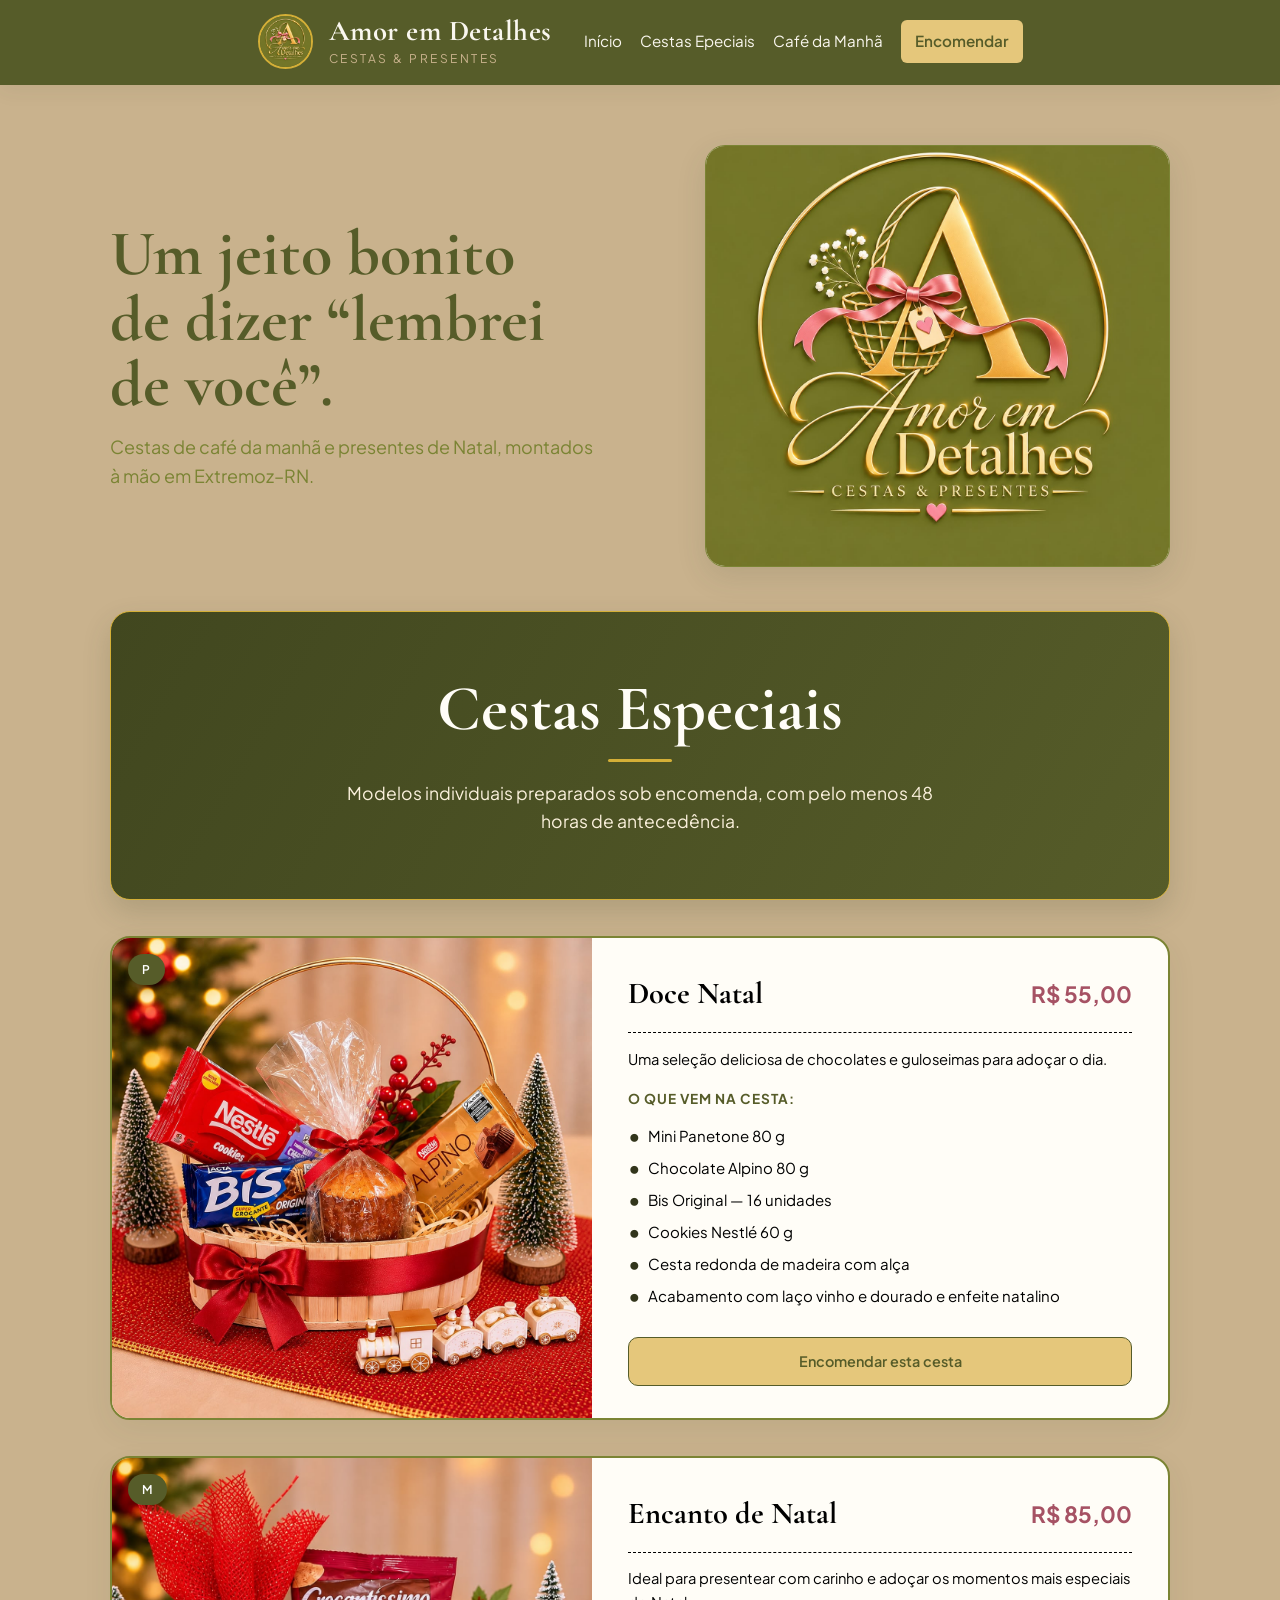
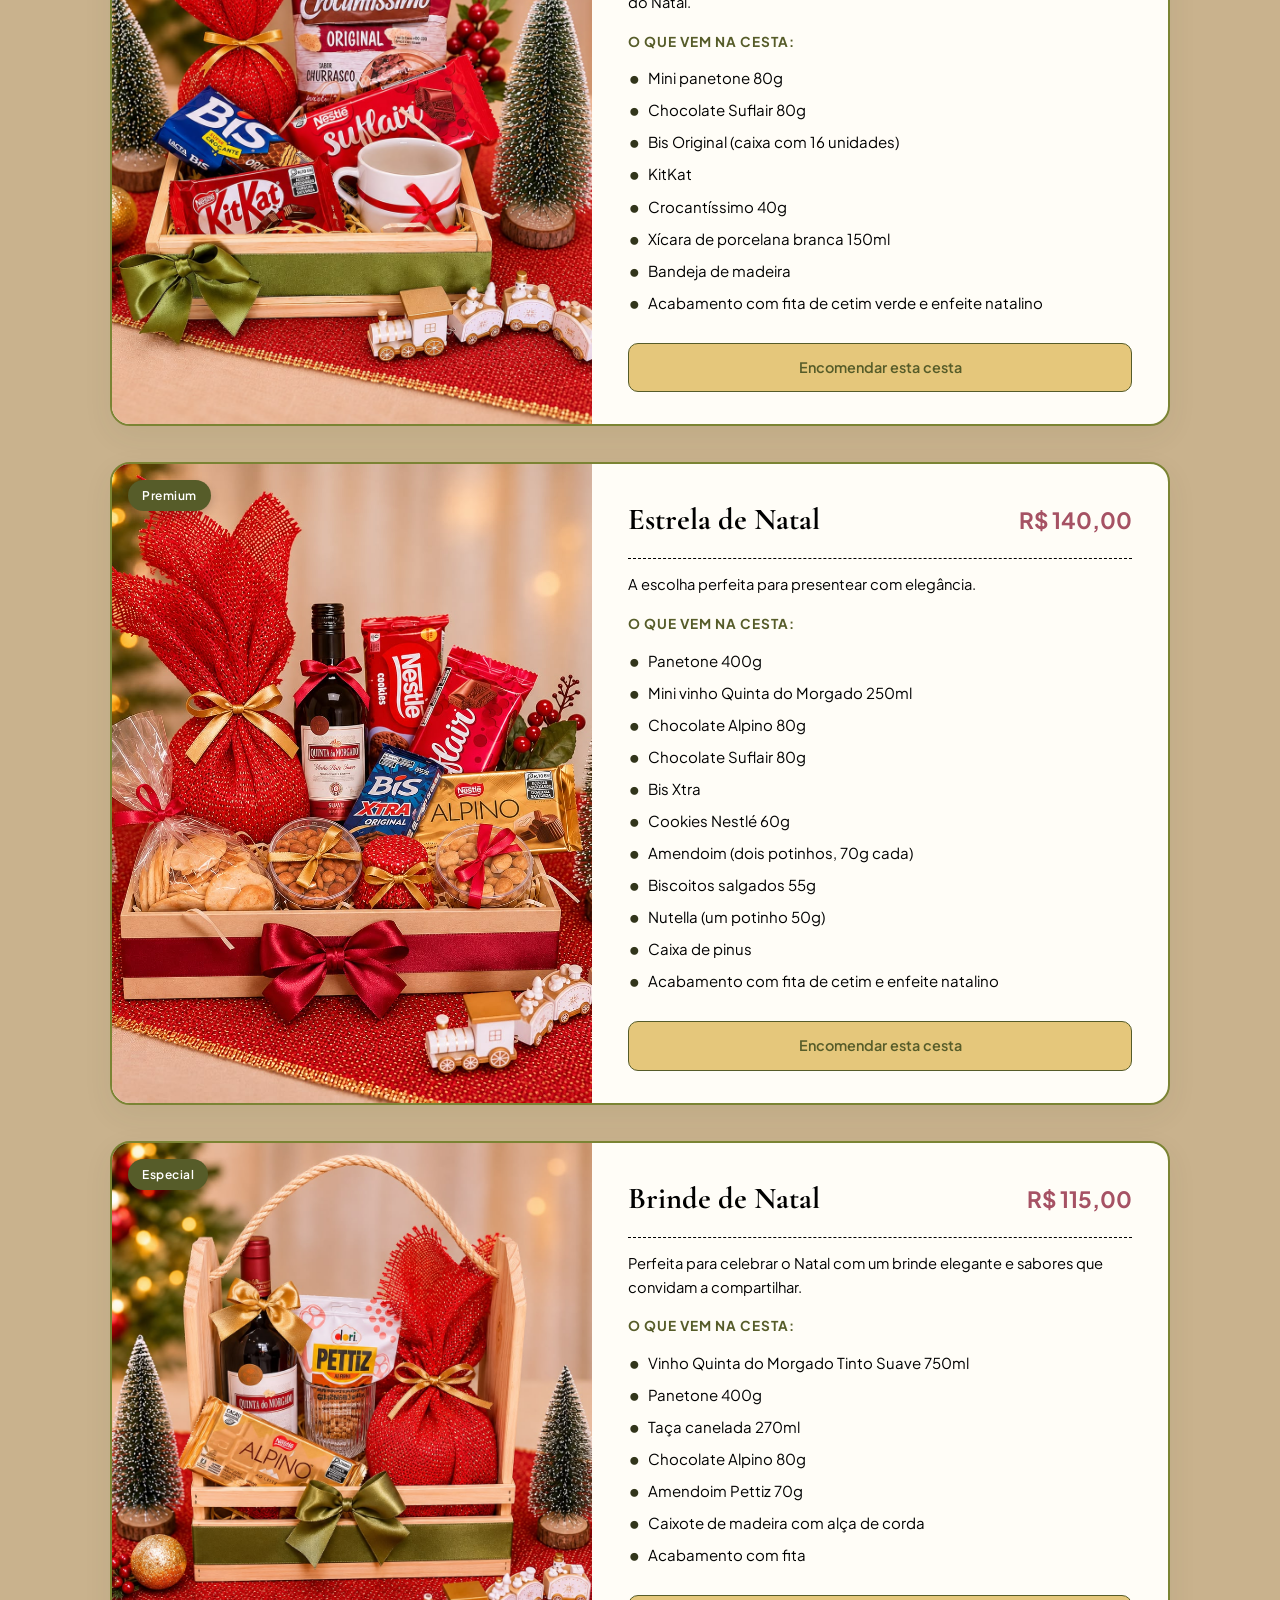
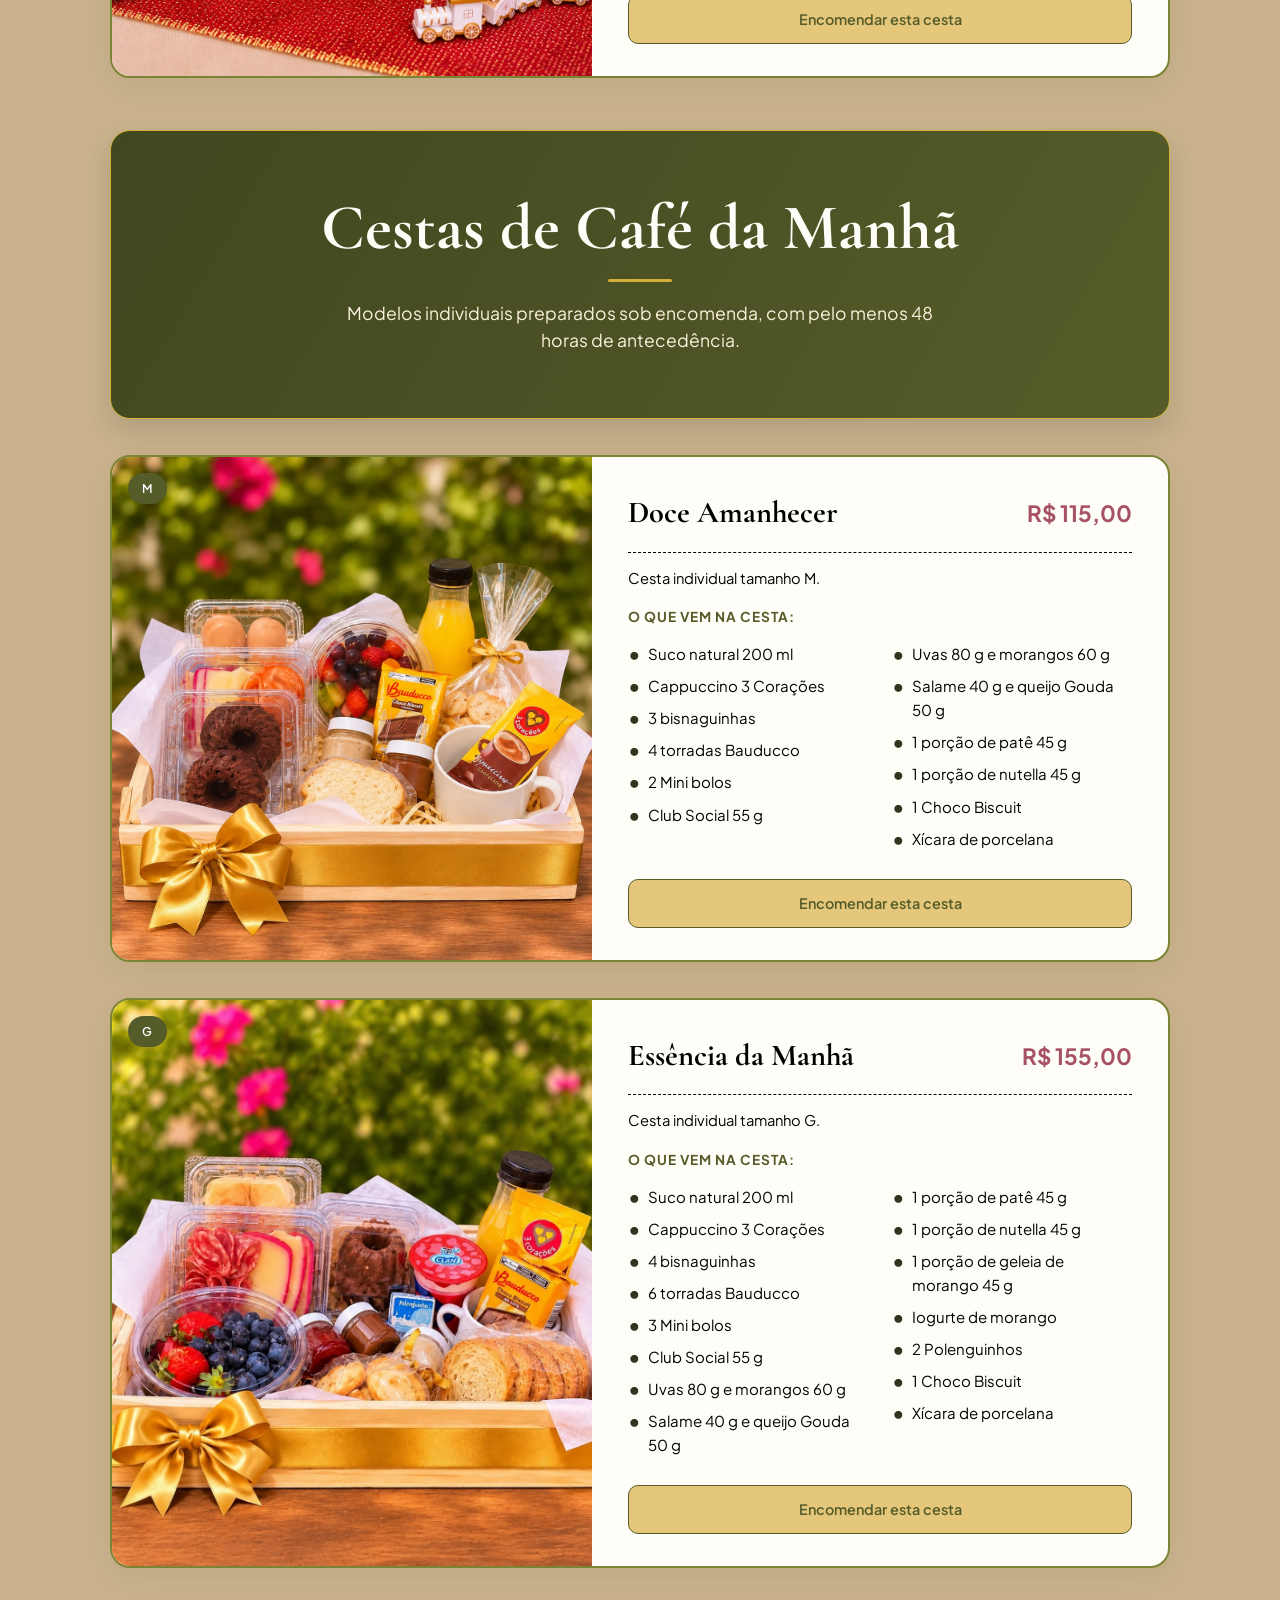
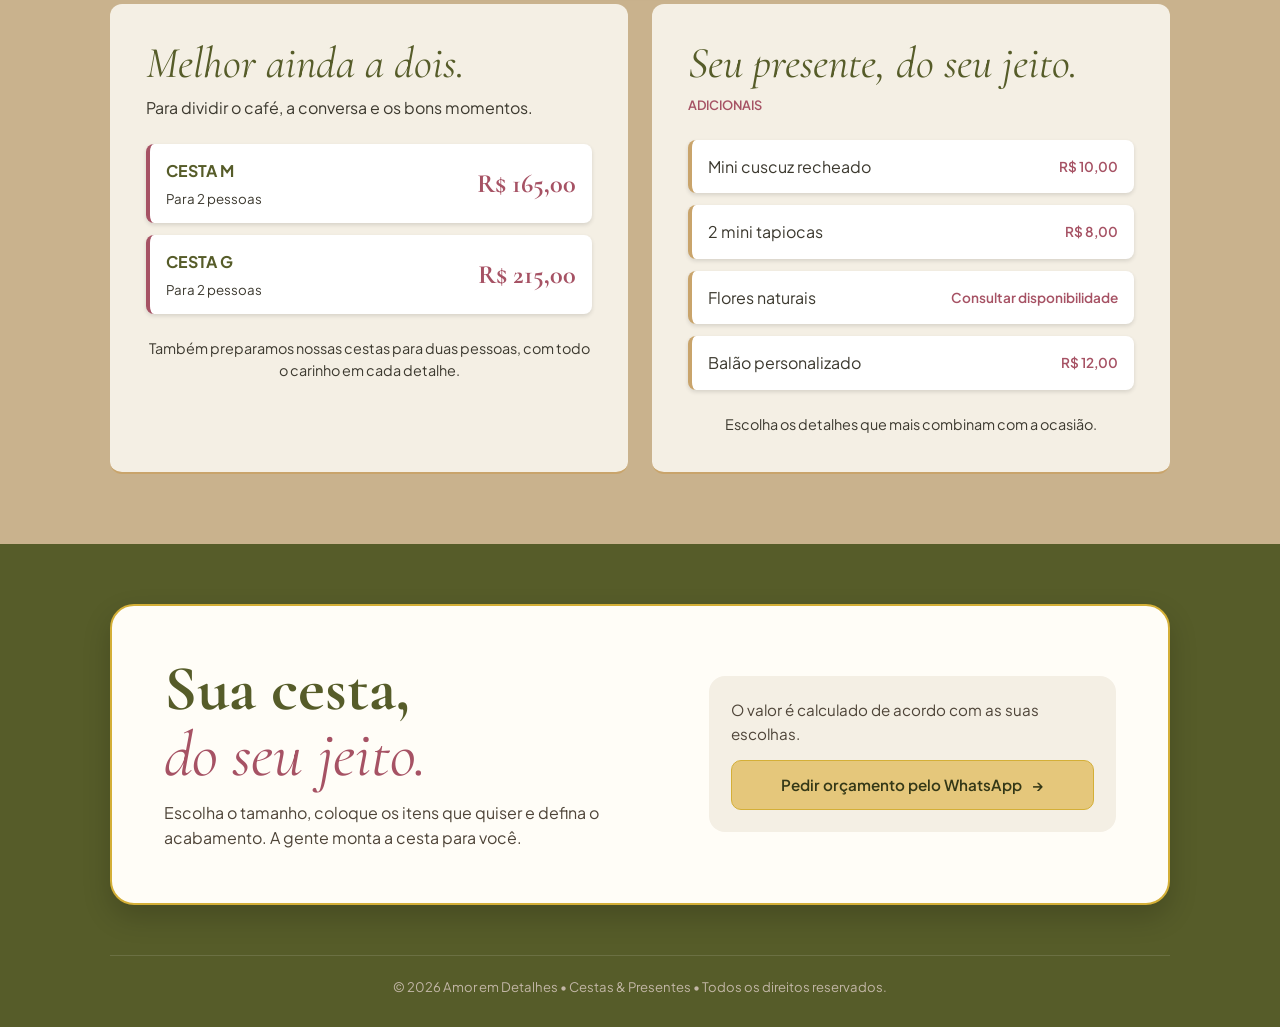
<file: index.html>
<!DOCTYPE html>
<html lang="pt-BR">
<head>
    <meta charset="UTF-8">
    <meta name="viewport" content="width=device-width, initial-scale=1.0">
    <title>Amor em Detalhes | Cestas &amp; Presentes</title>

    <link rel="preconnect" href="https://fonts.googleapis.com">
    <link rel="preconnect" href="https://fonts.gstatic.com" crossorigin>
    <link href="https://fonts.googleapis.com/css2?family=Cormorant+Garamond:ital,wght@0,600;0,700;1,400&amp;family=Plus+Jakarta+Sans:wght@400;500;600&amp;display=swap" rel="stylesheet">
    <link rel="stylesheet" href="style.css">
</head>
<body id="inicio">

    <header class="navbar">
        <div class="logo-container">
            <img src="6de9b532-fd5e-4f4f-a18b-b6a0c747faa9.jpg" alt="Logo Amor em Detalhes" class="logo-img">
            <div class="logo-text">
                <h1>Amor em Detalhes</h1>
                <span>Cestas &amp; Presentes</span>
            </div>
        </div>

        <button class="botao-menu" type="button" aria-expanded="false" aria-controls="menu-principal">
            ☰ Menu
        </button>

        <nav class="menu-principal" id="menu-principal" aria-label="Menu principal">
            <a href="#inicio">Início</a>
            <a href="#cestas-especiais">Cestas Epeciais</a>
            <a href="#cafe-da-manha">Café da Manhã</a>
            <a class="menu-encomendar"
               href="https://wa.me/5584994145129?text=Ol%C3%A1%21%20Vim%20pelo%20site%20e%20gostaria%20de%20fazer%20uma%20encomenda."
               target="_blank" rel="noopener">
                Encomendar
            </a>
        </nav>
    </header>

    <section class="hero hero-boas-vindas" aria-labelledby="titulo-boas-vindas">
        <div class="hero-boas-vindas-texto">
            <h2 id="titulo-boas-vindas">Um jeito bonito de dizer “lembrei de você”.</h2>
            <p>Cestas de café da manhã e presentes de Natal, montados à mão em Extremoz–RN.</p>
        </div>

        <div class="hero-boas-vindas-foto">
            <img src="6de9b532-fd5e-4f4f-a18b-b6a0c747faa9.jpg"
                 alt="Cesta de café da manhã Amanhecer Especial"
                 fetchpriority="high">
        </div>
    </section>

    <main class="menu-container" id="cestas-especiais">
         <div class="secao-carde">
                <h2 id="titulo-cafe">Cestas Especiais</h2>
                <p>Modelos individuais preparados sob encomenda, com pelo menos 48 horas de antecedência.</p>
            </div>
        <article class="cesta-card">
            <div class="cesta-imagem">
                <span class="tag-destaque">P</span>
                <img src="3ef6516d-c6cf-41a7-9ac8-6a4b426ea661.jpg" alt="Doce Natal P">
            </div>
            <div class="cesta-detalhes">
                <div class="cesta-cabecalho">
                    <h3>Doce Natal</h3>
                    <span class="preco">R$ 55,00</span>
                </div>
                <p class="descricao-curta">Uma seleção deliciosa de chocolates e guloseimas para adoçar o dia.</p>

                <h4>O que vem na cesta:</h4>
                <ul class="lista-itens">
                    <li>Mini Panetone 80 g</li>
                    <li>Chocolate Alpino 80 g</li>
                    <li>Bis Original — 16 unidades</li>
                    <li>Cookies Nestlé 60 g</li>
                    <li>Cesta redonda de madeira com alça</li>
                    <li>Acabamento com laço vinho e dourado e enfeite natalino</li>
                </ul>

                <a href="https://wa.me/5584994145129?text=Olá!%20Gostaria%20de%20encomendar%20a%20Cesta%20Doce%20Natal%20(R$%2055,00)."
                   target="_blank" class="btn-pedir-item">
                    Encomendar esta cesta
                </a>
            </div>
        </article>

        <article class="cesta-card">
            <div class="cesta-imagem">
                <span class="tag-destaque">M</span>
                <img src="b0451244-aaea-4594-bbc3-d31e752e36a3.jpg" alt="Encanto de Natal M">
            </div>
            <div class="cesta-detalhes">
                <div class="cesta-cabecalho">
                    <h3>Encanto de Natal</h3>
                    <span class="preco">R$ 85,00</span>
                </div>
                <p class="descricao-curta">Ideal para presentear com carinho e adoçar os momentos mais especiais do Natal.</p>

                <h4>O que vem na cesta:</h4>
                <ul class="lista-itens">
                    <li>Mini panetone 80g</li>
                    <li>Chocolate Suflair 80g</li>
                    <li>Bis Original (caixa com 16 unidades)</li>
                    <li>KitKat</li>
                    <li>Crocantíssimo 40g</li>
                    <li>Xícara de porcelana branca 150ml</li>
                    <li>Bandeja de madeira</li>
                    <li>Acabamento com fita de cetim verde e enfeite natalino</li>
                </ul>

                <a href="https://wa.me/5584994145129?text=Olá!%20Gostaria%20de%20encomendar%20a%20Cesta%20Encanto%20de%20Natal%20(R$%2085,00)."
                   target="_blank" class="btn-pedir-item">
                    Encomendar esta cesta
                </a>
            </div>
        </article>

        <article class="cesta-card">
            <div class="cesta-imagem">
                <span class="tag-destaque">Premium</span>
                <img src="9333b21b-1b96-4edd-b6ab-26656b62881e.jpg" alt="Estrela de Natal Premium">
            </div>
            <div class="cesta-detalhes">
                <div class="cesta-cabecalho">
                    <h3>Estrela de Natal</h3>
                    <span class="preco">R$ 140,00</span>
                </div>
                <p class="descricao-curta">A escolha perfeita para presentear com elegância.</p>

                <h4>O que vem na cesta:</h4>
                <ul class="lista-itens">
                    <li>Panetone 400g</li>
                    <li>Mini vinho Quinta do Morgado 250ml</li>
                    <li>Chocolate Alpino 80g</li>
                    <li>Chocolate Suflair 80g</li>
                    <li>Bis Xtra</li>
                    <li>Cookies Nestlé 60g</li>
                    <li>Amendoim (dois potinhos, 70g cada)</li>
                    <li>Biscoitos salgados 55g</li>
                    <li>Nutella (um potinho 50g)</li>
                    <li>Caixa de pinus</li>
                    <li>Acabamento com fita de cetim e enfeite natalino</li>
                </ul>

                <a href="https://wa.me/5584994145129?text=Olá!%20Gostaria%20de%20encomendar%20a%20Cesta%20Estrela%20de%20Natal%20(R$%20140,00)."
                   target="_blank" class="btn-pedir-item">
                    Encomendar esta cesta
                </a>
            </div>
        </article>

        <article class="cesta-card">
            <div class="cesta-imagem">
                <span class="tag-destaque">Especial</span>
                <img src="112002a8-545e-4868-8a67-8de2a1936d67.jpg" alt="Brinde de Natal Especial">
            </div>
            <div class="cesta-detalhes">
                <div class="cesta-cabecalho">
                    <h3>Brinde de Natal</h3>
                    <span class="preco">R$ 115,00</span>
                </div>
                <p class="descricao-curta">Perfeita para celebrar o Natal com um brinde elegante e sabores que convidam a compartilhar.</p>

                <h4>O que vem na cesta:</h4>
                <ul class="lista-itens">
                    <li>Vinho Quinta do Morgado Tinto Suave 750ml</li>
                    <li>Panetone 400g</li>
                    <li>Taça canelada 270ml</li>
                    <li>Chocolate Alpino 80g</li>
                    <li>Amendoim Pettiz 70g</li>
                    <li>Caixote de madeira com alça de corda</li>
                    <li>Acabamento com fita</li>
                </ul>

                <a href="https://wa.me/5584994145129?text=Olá!%20Gostaria%20de%20encomendar%20a%20Cesta%20Brinde%20de%20Natal%20(R$%20115,00)."
                   target="_blank" class="btn-pedir-item">
                    Encomendar esta cesta
                </a>
            </div>
        </article>

        <section class="secao-cafe" id="cafe-da-manha" aria-labelledby="titulo-cafe">
            <div class="secao-carde">
                <h2 id="titulo-cafe">Cestas de Café da Manhã</h2>
                <p>Modelos individuais preparados sob encomenda, com pelo menos 48 horas de antecedência.</p>
            </div>

            <article class="cesta-card cesta-cafe">
                <div class="cesta-imagem">
                    <span class="tag-destaque">M</span>
                    <img src="400fbd34-d7a7-4296-afe8-590afd827889.jpg" alt="Cesta de Café da Manhã Doce Amanhecer">
                </div>
                <div class="cesta-detalhes">
                    <div class="cesta-cabecalho">
                        <h3>Doce Amanhecer</h3>
                        <span class="preco">R$ 115,00</span>
                    </div>
                    <p class="descricao-curta">Cesta individual tamanho M.</p>

                    <h4>O que vem na cesta:</h4>
                    <ul class="lista-itens">
                        <li>Suco natural 200 ml</li>
                        <li>Cappuccino 3 Corações</li>
                        <li>3 bisnaguinhas</li>
                        <li>4 torradas Bauducco</li>
                        <li>2 Mini bolos</li>
                        <li>Club Social 55 g</li>
                        <li>Uvas 80 g e morangos 60 g</li>
                        <li>Salame 40 g e queijo Gouda 50 g</li>
                        <li>1 porção de patê 45 g</li>
                        <li>1 porção de nutella 45 g</li>
                        <li>1 Choco Biscuit</li>
                        <li>Xícara de porcelana</li>
                    </ul>

                    <a href="https://wa.me/5584994145129?text=Ol%C3%A1%21%20Gostaria%20de%20encomendar%20a%20cesta%20Doce%20de%20Amanhecer."
                       target="_blank" rel="noopener" class="btn-pedir-item">
                        Encomendar esta cesta
                    </a>
                </div>
            </article>

            <article class="cesta-card cesta-cafe">
                <div class="cesta-imagem">
                    <span class="tag-destaque">G</span>
                    <img src="1ccdd0d1-8d8e-4d08-97f9-a6eedf6eb013.jpg" alt="Cesta de Café da Manhã Essência da Manhã">
                </div>
                <div class="cesta-detalhes">
                    <div class="cesta-cabecalho">
                        <h3>Essência da Manhã</h3>
                        <span class="preco">R$ 155,00</span>
                    </div>
                    <p class="descricao-curta">Cesta individual tamanho G.</p>

                    <h4>O que vem na cesta:</h4>
                    <ul class="lista-itens">
                        <li>Suco natural 200 ml</li>
                        <li>Cappuccino 3 Corações</li>
                        <li>4 bisnaguinhas</li>
                        <li>6 torradas Bauducco</li>
                        <li>3 Mini bolos</li>
                        <li>Club Social 55 g</li>
                        <li>Uvas 80 g e morangos 60 g</li>
                        <li>Salame 40 g e queijo Gouda 50 g</li>
                        <li>1 porção de patê 45 g</li>
                        <li>1 porção de nutella 45 g</li>
                        <li>1 porção de geleia de morango 45 g</li>
                        <li>Iogurte de morango</li>
                        <li>2 Polenguinhos</li>
                        <li>1 Choco Biscuit</li>
                        <li>Xícara de porcelana</li>
                    </ul>

                    <a href="https://wa.me/5584994145129?text=Olá!%20Gostaria%20de%20encomendar%20a%20Cesta%20Essência%20da%20Manhã."
                       target="_blank" rel="noopener" class="btn-pedir-item">
                        Encomendar esta cesta
                    </a>
                </div>
            </article>

            <div class="cafe-opcoes">
                <section class="cafe-opcoes-painel" aria-labelledby="titulo-cafe-a-dois">
                    <h3 id="titulo-cafe-a-dois">Melhor ainda a dois.</h3>
                    <p>Para dividir o café, a conversa e os bons momentos.</p>

                    <ul class="cafe-opcoes-lista cafe-opcoes-lista--dupla">
                        <li>
                            <span>
                                <strong>Cesta M</strong>
                                <small>Para 2 pessoas</small>
                            </span>
                            <span class="cafe-opcoes-valor">R$ 165,00</span>
                        </li>
                        <li>
                            <span>
                                <strong>Cesta G</strong>
                                <small>Para 2 pessoas</small>
                            </span>
                            <span class="cafe-opcoes-valor">R$ 215,00</span>
                        </li>
                    </ul>

                    <p class="cafe-opcoes-nota">
                        Também preparamos nossas cestas para duas pessoas,
                        com todo o carinho em cada detalhe.
                    </p>
                </section>

                <section class="cafe-opcoes-painel" aria-labelledby="titulo-cafe-adicionais">
                    <h3 id="titulo-cafe-adicionais">Seu presente, do seu jeito.</h3>
                    <p class="cafe-opcoes-subtitulo">Adicionais</p>

                    <ul class="cafe-opcoes-lista cafe-opcoes-lista--adicionais">
                        <li>
                            <span>Mini cuscuz recheado</span>
                            <span class="cafe-opcoes-valor">R$ 10,00</span>
                        </li>
                        <li>
                            <span>2 mini tapiocas</span>
                            <span class="cafe-opcoes-valor">R$ 8,00</span>
                        </li>
                        <li>
                            <span>Flores naturais</span>
                            <span class="cafe-opcoes-valor">Consultar disponibilidade</span>
                        </li>
                        <li>
                            <span>Balão personalizado</span>
                            <span class="cafe-opcoes-valor">R$ 12,00</span>
                        </li>
                    </ul>

                    <p class="cafe-opcoes-nota">
                        Escolha os detalhes que mais combinam com a ocasião.
                    </p>
                </section>
            </div>
        </section>
    </main>

    <footer class="rodape-whatsapp">
        <div class="rodape-conteudo">
            <section class="rodape-personalizar" aria-labelledby="titulo-personalizar">
                <div class="rodape-personalizar-texto">
                    <h2 id="titulo-personalizar">
                        Sua cesta, <em>do seu jeito.</em>
                    </h2>

                    <p>
                        Escolha o tamanho, coloque os itens que quiser e defina o acabamento.
                        A gente monta a cesta para você.
                    </p>
                </div>

                <div class="rodape-personalizar-acao">
                    <p>O valor é calculado de acordo com as suas escolhas.</p>

                    <a class="btn-orcamento"
                       href="https://wa.me/5584994145129?text=Ol%C3%A1%21%20Gostaria%20de%20montar%20uma%20cesta%20personalizada%20e%20pedir%20um%20or%C3%A7amento."
                       target="_blank" rel="noopener">
                        Pedir orçamento pelo WhatsApp
                        <span aria-hidden="true">→</span>
                    </a>
                </div>
            </section>

            <div class="copyright">
                &copy; 2026 Amor em Detalhes • Cestas &amp; Presentes • Todos os direitos reservados.
            </div>
        </div>
    </footer>

    <script>
        const botaoMenu = document.querySelector('.botao-menu');
        const menuPrincipal = document.getElementById('menu-principal');

        botaoMenu.addEventListener('click', () => {
            const menuAberto = botaoMenu.getAttribute('aria-expanded') === 'true';
            botaoMenu.setAttribute('aria-expanded', String(!menuAberto));
        });

        menuPrincipal.addEventListener('click', (evento) => {
            if (evento.target.closest('a')) {
                botaoMenu.setAttribute('aria-expanded', 'false');
            }
        });
    </script>

</body>
</html>
</file>
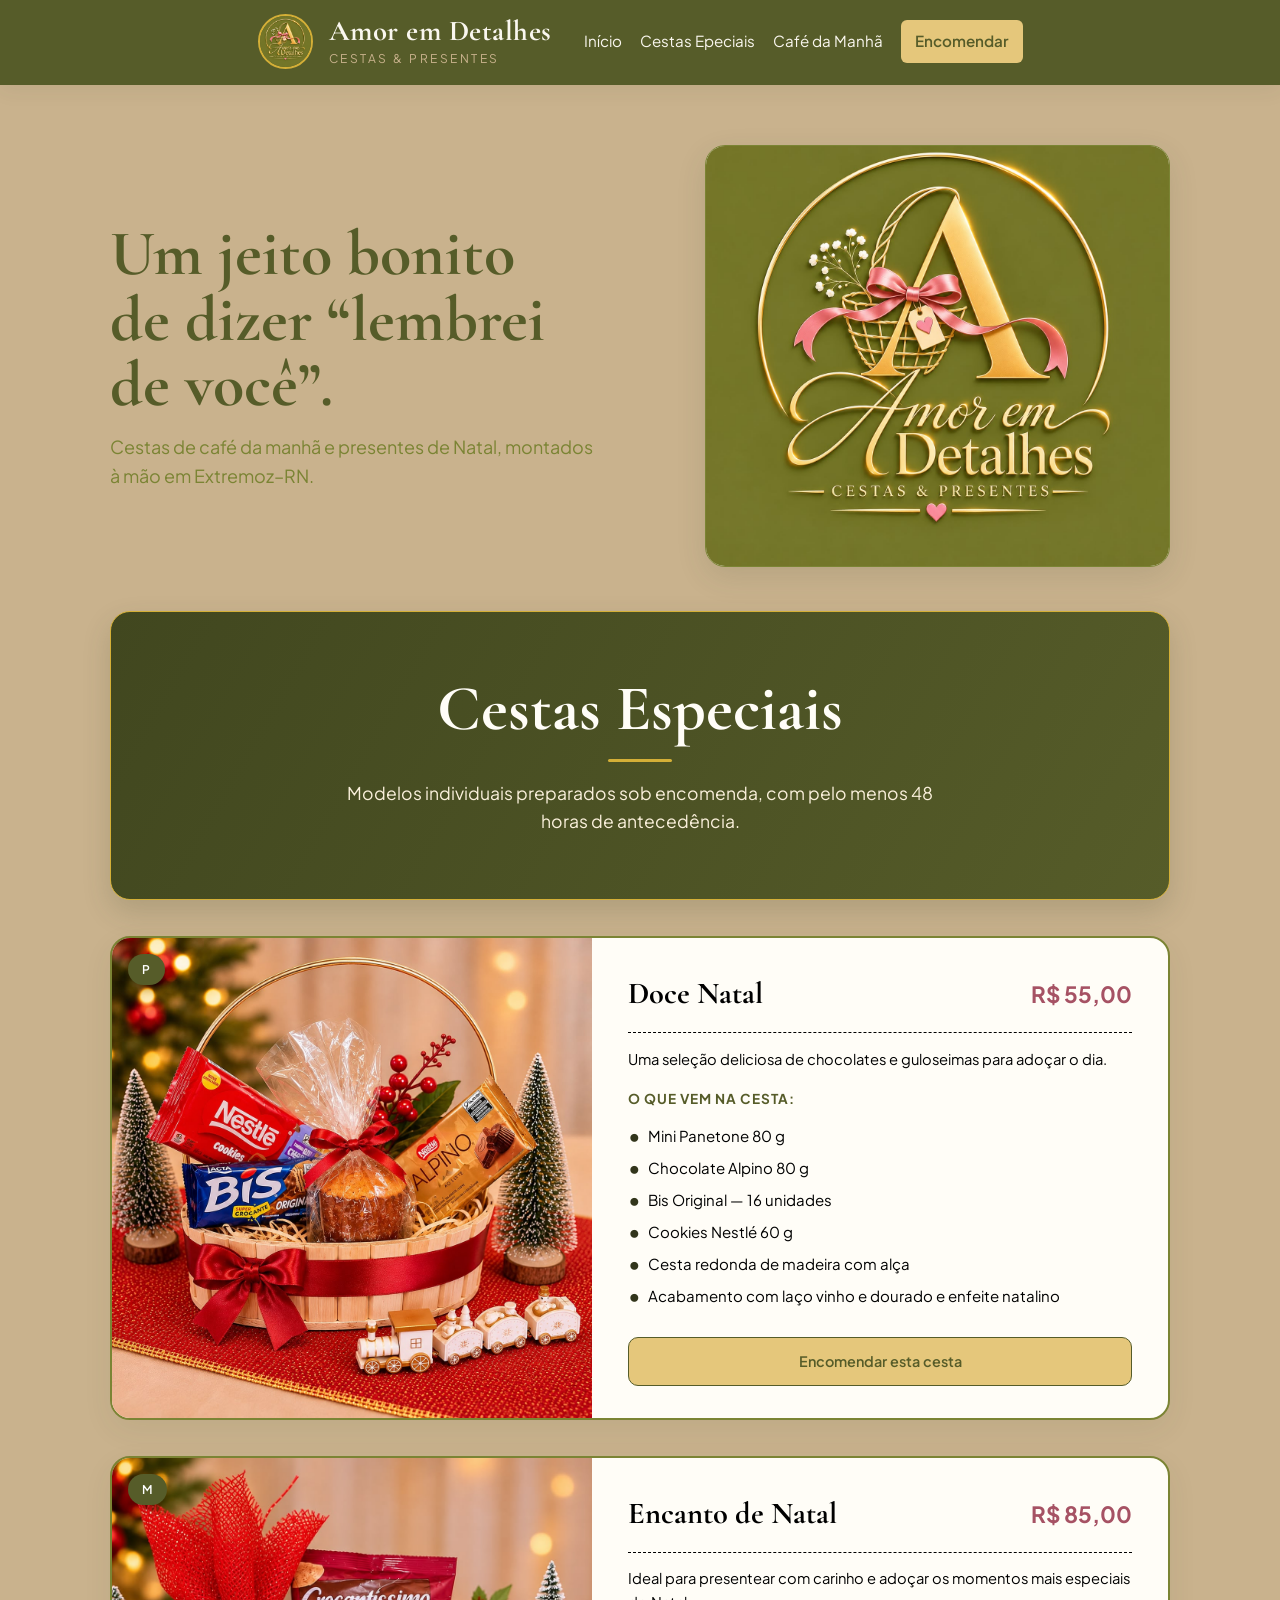
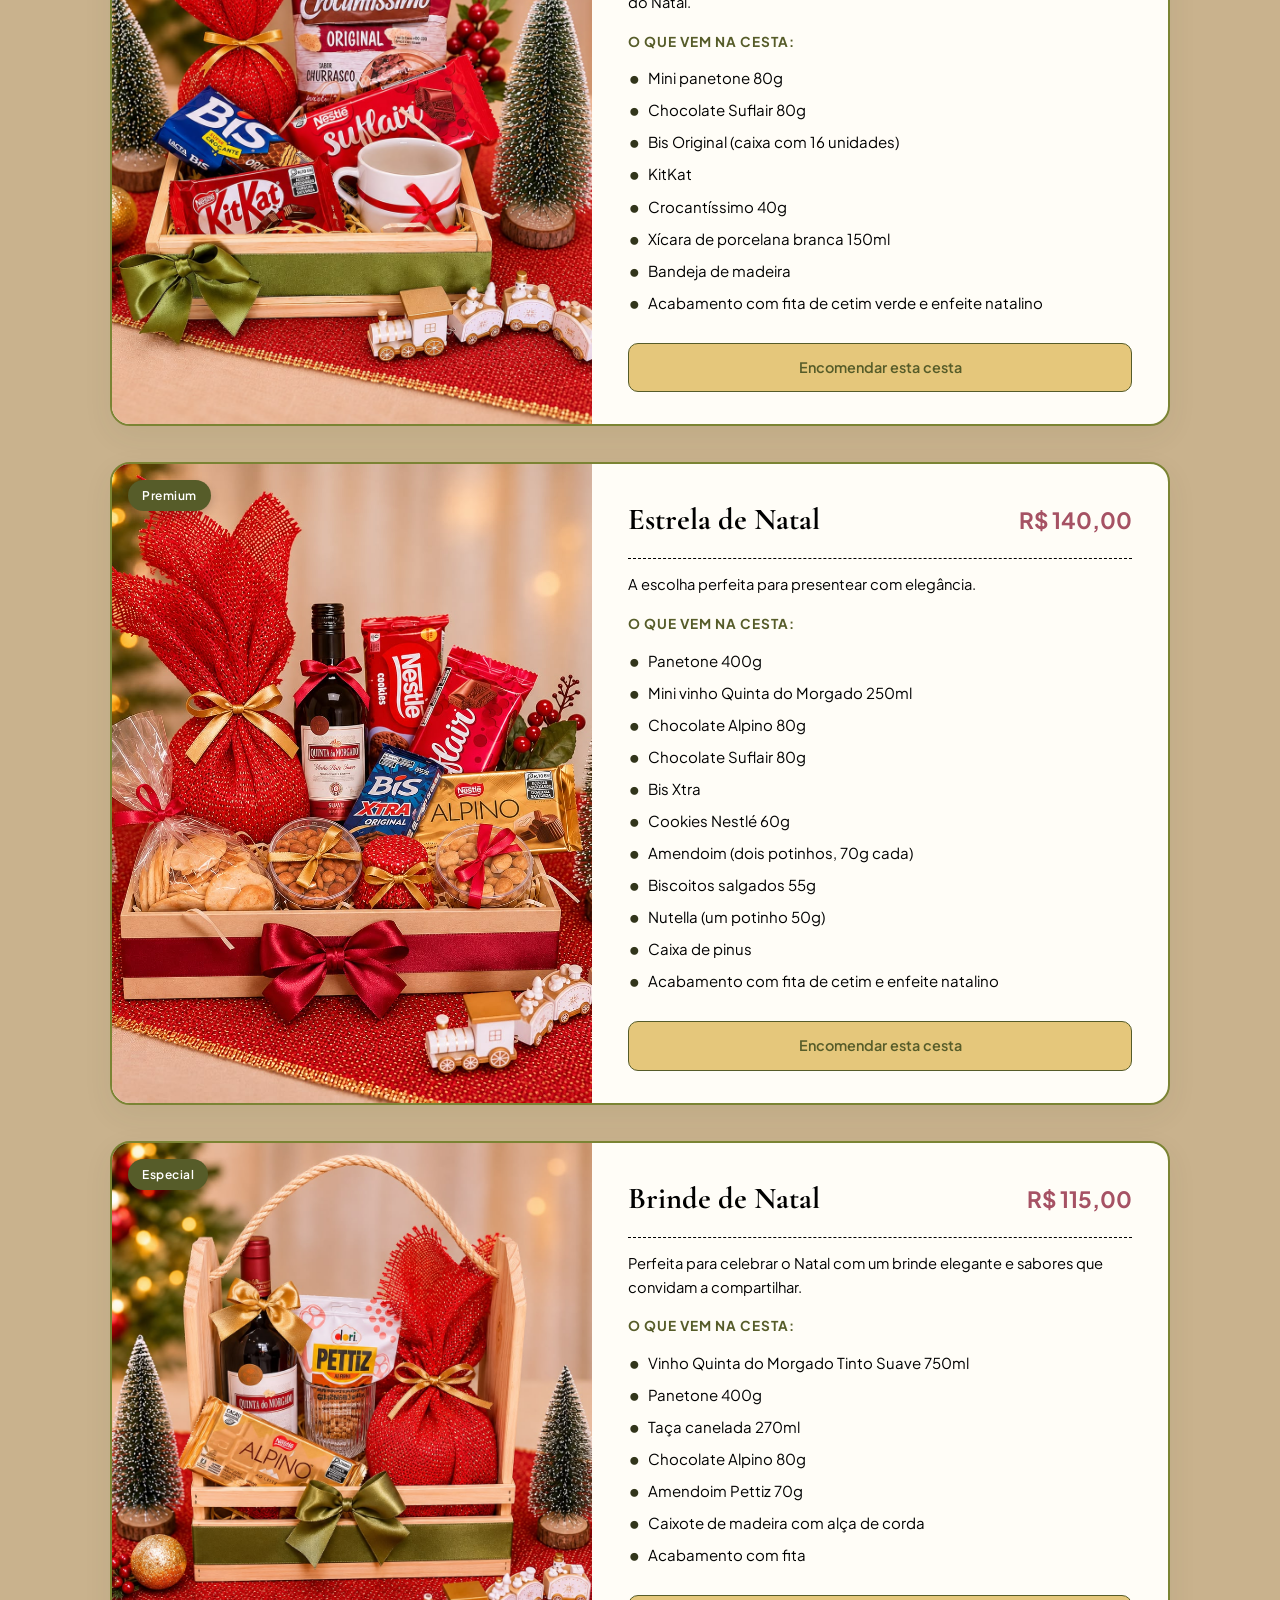
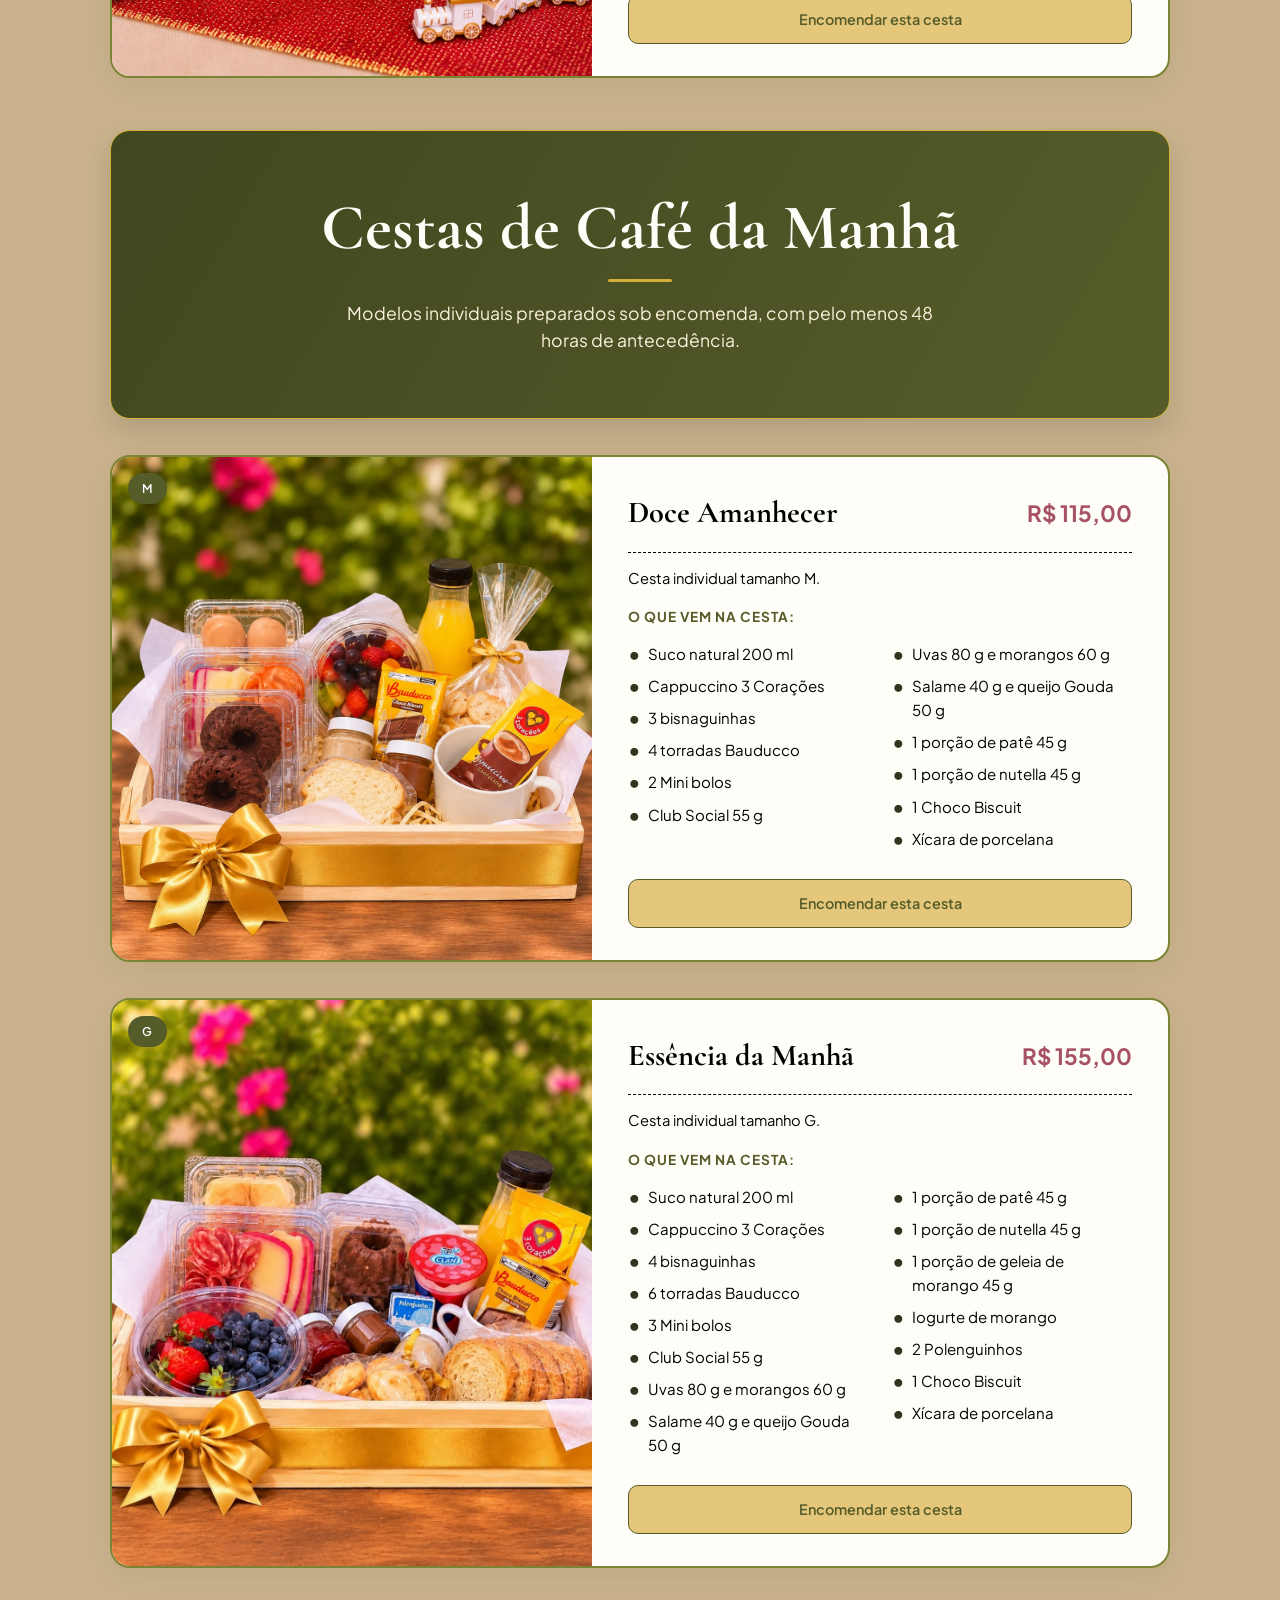
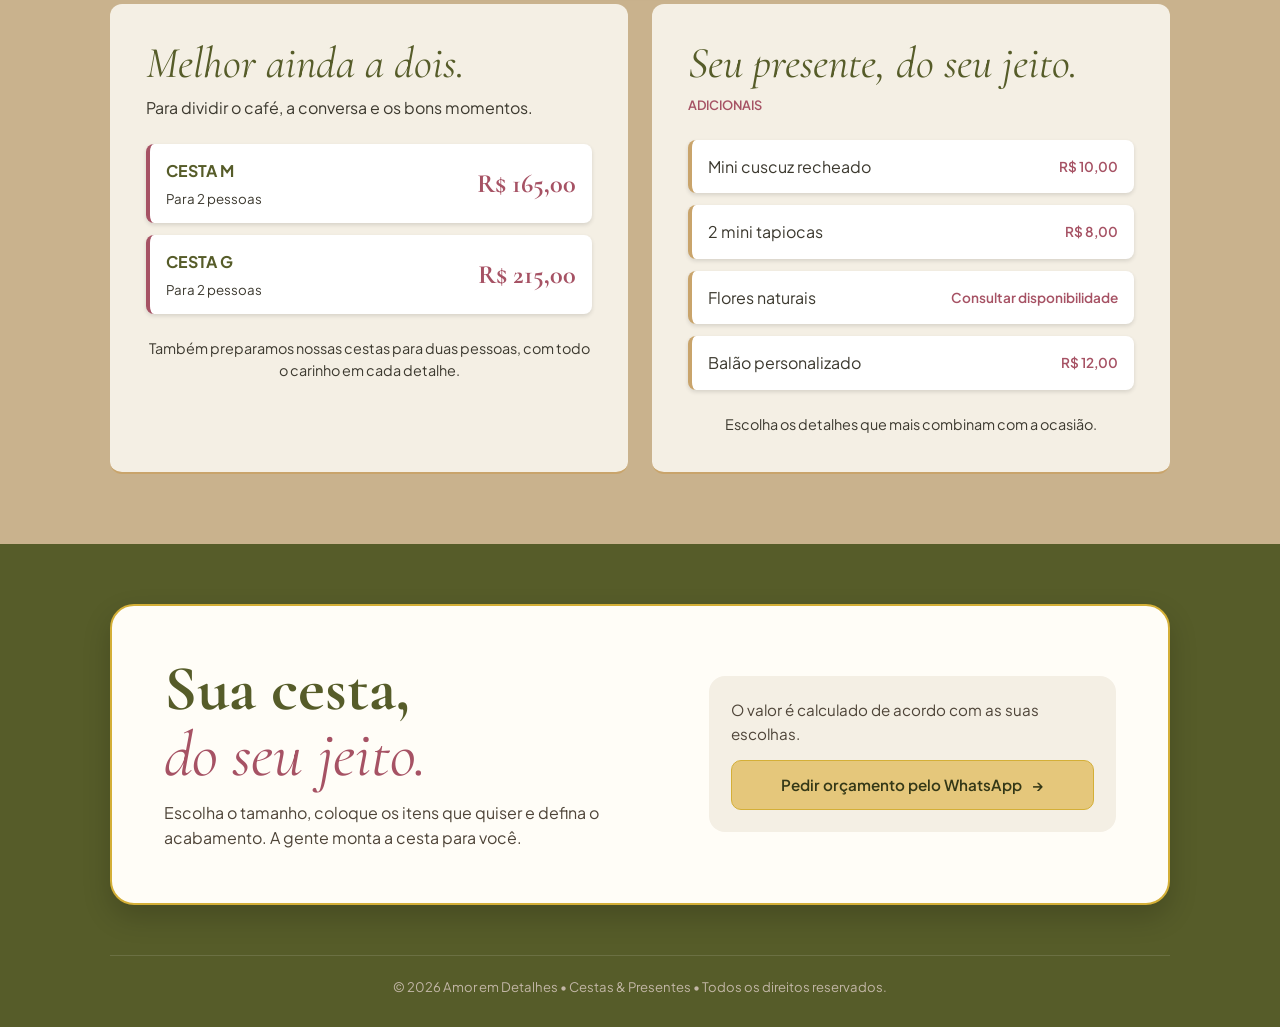
<file: amoremdetalhes.html>
<!DOCTYPE html>
<html lang="pt-BR">
<head>
    <meta charset="UTF-8">
    <meta name="viewport" content="width=device-width, initial-scale=1.0">
    <title>Amor em Detalhes | Cestas &amp; Presentes</title>

    <link rel="preconnect" href="https://fonts.googleapis.com">
    <link rel="preconnect" href="https://fonts.gstatic.com" crossorigin>
    <link href="https://fonts.googleapis.com/css2?family=Cormorant+Garamond:ital,wght@0,600;0,700;1,400&amp;family=Plus+Jakarta+Sans:wght@400;500;600&amp;display=swap" rel="stylesheet">
    <link rel="stylesheet" href="style.css">
</head>
<body id="inicio">

    <header class="navbar">
        <div class="logo-container">
            <img src="6de9b532-fd5e-4f4f-a18b-b6a0c747faa9.jpg" alt="Logo Amor em Detalhes" class="logo-img">
            <div class="logo-text">
                <h1>Amor em Detalhes</h1>
                <span>Cestas &amp; Presentes</span>
            </div>
        </div>

        <button class="botao-menu" type="button" aria-expanded="false" aria-controls="menu-principal">
            ☰ Menu
        </button>

        <nav class="menu-principal" id="menu-principal" aria-label="Menu principal">
            <a href="#inicio">Início</a>
            <a href="#cestas-especiais">Cestas Epeciais</a>
            <a href="#cafe-da-manha">Café da Manhã</a>
            <a class="menu-encomendar"
               href="https://wa.me/5584994145129?text=Ol%C3%A1%21%20Vim%20pelo%20site%20e%20gostaria%20de%20fazer%20uma%20encomenda."
               target="_blank" rel="noopener">
                Encomendar
            </a>
        </nav>
    </header>

    <section class="hero hero-boas-vindas" aria-labelledby="titulo-boas-vindas">
        <div class="hero-boas-vindas-texto">
            <h2 id="titulo-boas-vindas">Um jeito bonito de dizer “lembrei de você”.</h2>
            <p>Cestas de café da manhã e presentes de Natal, montados à mão em Extremoz–RN.</p>
        </div>

        <div class="hero-boas-vindas-foto">
            <img src="6de9b532-fd5e-4f4f-a18b-b6a0c747faa9.jpg"
                 alt="Cesta de café da manhã Amanhecer Especial"
                 fetchpriority="high">
        </div>
    </section>

    <main class="menu-container" id="cestas-especiais">
         <div class="secao-carde">
                <h2 id="titulo-cafe">Cestas Especiais</h2>
                <p>Modelos individuais preparados sob encomenda, com pelo menos 48 horas de antecedência.</p>
            </div>
        <article class="cesta-card">
            <div class="cesta-imagem">
                <span class="tag-destaque">P</span>
                <img src="3ef6516d-c6cf-41a7-9ac8-6a4b426ea661.jpg" alt="Doce Natal P">
            </div>
            <div class="cesta-detalhes">
                <div class="cesta-cabecalho">
                    <h3>Doce Natal</h3>
                    <span class="preco">R$ 55,00</span>
                </div>
                <p class="descricao-curta">Uma seleção deliciosa de chocolates e guloseimas para adoçar o dia.</p>

                <h4>O que vem na cesta:</h4>
                <ul class="lista-itens">
                    <li>Mini Panetone 80 g</li>
                    <li>Chocolate Alpino 80 g</li>
                    <li>Bis Original — 16 unidades</li>
                    <li>Cookies Nestlé 60 g</li>
                    <li>Cesta redonda de madeira com alça</li>
                    <li>Acabamento com laço vinho e dourado e enfeite natalino</li>
                </ul>

                <a href="https://wa.me/5584994145129?text=Olá!%20Gostaria%20de%20encomendar%20a%20Cesta%20Doce%20Natal%20(R$%2055,00)."
                   target="_blank" class="btn-pedir-item">
                    Encomendar esta cesta
                </a>
            </div>
        </article>

        <article class="cesta-card">
            <div class="cesta-imagem">
                <span class="tag-destaque">M</span>
                <img src="b0451244-aaea-4594-bbc3-d31e752e36a3.jpg" alt="Encanto de Natal M">
            </div>
            <div class="cesta-detalhes">
                <div class="cesta-cabecalho">
                    <h3>Encanto de Natal</h3>
                    <span class="preco">R$ 85,00</span>
                </div>
                <p class="descricao-curta">Ideal para presentear com carinho e adoçar os momentos mais especiais do Natal.</p>

                <h4>O que vem na cesta:</h4>
                <ul class="lista-itens">
                    <li>Mini panetone 80g</li>
                    <li>Chocolate Suflair 80g</li>
                    <li>Bis Original (caixa com 16 unidades)</li>
                    <li>KitKat</li>
                    <li>Crocantíssimo 40g</li>
                    <li>Xícara de porcelana branca 150ml</li>
                    <li>Bandeja de madeira</li>
                    <li>Acabamento com fita de cetim verde e enfeite natalino</li>
                </ul>

                <a href="https://wa.me/5584994145129?text=Olá!%20Gostaria%20de%20encomendar%20a%20Cesta%20Encanto%20de%20Natal%20(R$%2085,00)."
                   target="_blank" class="btn-pedir-item">
                    Encomendar esta cesta
                </a>
            </div>
        </article>

        <article class="cesta-card">
            <div class="cesta-imagem">
                <span class="tag-destaque">Premium</span>
                <img src="9333b21b-1b96-4edd-b6ab-26656b62881e.jpg" alt="Estrela de Natal Premium">
            </div>
            <div class="cesta-detalhes">
                <div class="cesta-cabecalho">
                    <h3>Estrela de Natal</h3>
                    <span class="preco">R$ 140,00</span>
                </div>
                <p class="descricao-curta">A escolha perfeita para presentear com elegância.</p>

                <h4>O que vem na cesta:</h4>
                <ul class="lista-itens">
                    <li>Panetone 400g</li>
                    <li>Mini vinho Quinta do Morgado 250ml</li>
                    <li>Chocolate Alpino 80g</li>
                    <li>Chocolate Suflair 80g</li>
                    <li>Bis Xtra</li>
                    <li>Cookies Nestlé 60g</li>
                    <li>Amendoim (dois potinhos, 70g cada)</li>
                    <li>Biscoitos salgados 55g</li>
                    <li>Nutella (um potinho 50g)</li>
                    <li>Caixa de pinus</li>
                    <li>Acabamento com fita de cetim e enfeite natalino</li>
                </ul>

                <a href="https://wa.me/5584994145129?text=Olá!%20Gostaria%20de%20encomendar%20a%20Cesta%20Estrela%20de%20Natal%20(R$%20140,00)."
                   target="_blank" class="btn-pedir-item">
                    Encomendar esta cesta
                </a>
            </div>
        </article>

        <article class="cesta-card">
            <div class="cesta-imagem">
                <span class="tag-destaque">Especial</span>
                <img src="112002a8-545e-4868-8a67-8de2a1936d67.jpg" alt="Brinde de Natal Especial">
            </div>
            <div class="cesta-detalhes">
                <div class="cesta-cabecalho">
                    <h3>Brinde de Natal</h3>
                    <span class="preco">R$ 115,00</span>
                </div>
                <p class="descricao-curta">Perfeita para celebrar o Natal com um brinde elegante e sabores que convidam a compartilhar.</p>

                <h4>O que vem na cesta:</h4>
                <ul class="lista-itens">
                    <li>Vinho Quinta do Morgado Tinto Suave 750ml</li>
                    <li>Panetone 400g</li>
                    <li>Taça canelada 270ml</li>
                    <li>Chocolate Alpino 80g</li>
                    <li>Amendoim Pettiz 70g</li>
                    <li>Caixote de madeira com alça de corda</li>
                    <li>Acabamento com fita</li>
                </ul>

                <a href="https://wa.me/5584994145129?text=Olá!%20Gostaria%20de%20encomendar%20a%20Cesta%20Brinde%20de%20Natal%20(R$%20115,00)."
                   target="_blank" class="btn-pedir-item">
                    Encomendar esta cesta
                </a>
            </div>
        </article>

        <section class="secao-cafe" id="cafe-da-manha" aria-labelledby="titulo-cafe">
            <div class="secao-carde">
                <h2 id="titulo-cafe">Cestas de Café da Manhã</h2>
                <p>Modelos individuais preparados sob encomenda, com pelo menos 48 horas de antecedência.</p>
            </div>

            <article class="cesta-card cesta-cafe">
                <div class="cesta-imagem">
                    <span class="tag-destaque">M</span>
                    <img src="400fbd34-d7a7-4296-afe8-590afd827889.jpg" alt="Cesta de Café da Manhã Doce Amanhecer">
                </div>
                <div class="cesta-detalhes">
                    <div class="cesta-cabecalho">
                        <h3>Doce Amanhecer</h3>
                        <span class="preco">R$ 115,00</span>
                    </div>
                    <p class="descricao-curta">Cesta individual tamanho M.</p>

                    <h4>O que vem na cesta:</h4>
                    <ul class="lista-itens">
                        <li>Suco natural 200 ml</li>
                        <li>Cappuccino 3 Corações</li>
                        <li>3 bisnaguinhas</li>
                        <li>4 torradas Bauducco</li>
                        <li>2 Mini bolos</li>
                        <li>Club Social 55 g</li>
                        <li>Uvas 80 g e morangos 60 g</li>
                        <li>Salame 40 g e queijo Gouda 50 g</li>
                        <li>1 porção de patê 45 g</li>
                        <li>1 porção de nutella 45 g</li>
                        <li>1 Choco Biscuit</li>
                        <li>Xícara de porcelana</li>
                    </ul>

                    <a href="https://wa.me/5584994145129?text=Ol%C3%A1%21%20Gostaria%20de%20encomendar%20a%20cesta%20Doce%20de%20Amanhecer."
                       target="_blank" rel="noopener" class="btn-pedir-item">
                        Encomendar esta cesta
                    </a>
                </div>
            </article>

            <article class="cesta-card cesta-cafe">
                <div class="cesta-imagem">
                    <span class="tag-destaque">G</span>
                    <img src="1ccdd0d1-8d8e-4d08-97f9-a6eedf6eb013.jpg" alt="Cesta de Café da Manhã Essência da Manhã">
                </div>
                <div class="cesta-detalhes">
                    <div class="cesta-cabecalho">
                        <h3>Essência da Manhã</h3>
                        <span class="preco">R$ 155,00</span>
                    </div>
                    <p class="descricao-curta">Cesta individual tamanho G.</p>

                    <h4>O que vem na cesta:</h4>
                    <ul class="lista-itens">
                        <li>Suco natural 200 ml</li>
                        <li>Cappuccino 3 Corações</li>
                        <li>4 bisnaguinhas</li>
                        <li>6 torradas Bauducco</li>
                        <li>3 Mini bolos</li>
                        <li>Club Social 55 g</li>
                        <li>Uvas 80 g e morangos 60 g</li>
                        <li>Salame 40 g e queijo Gouda 50 g</li>
                        <li>1 porção de patê 45 g</li>
                        <li>1 porção de nutella 45 g</li>
                        <li>1 porção de geleia de morango 45 g</li>
                        <li>Iogurte de morango</li>
                        <li>2 Polenguinhos</li>
                        <li>1 Choco Biscuit</li>
                        <li>Xícara de porcelana</li>
                    </ul>

                    <a href="https://wa.me/5584994145129?text=Olá!%20Gostaria%20de%20encomendar%20a%20Cesta%20Essência%20da%20Manhã."
                       target="_blank" rel="noopener" class="btn-pedir-item">
                        Encomendar esta cesta
                    </a>
                </div>
            </article>

            <div class="cafe-opcoes">
                <section class="cafe-opcoes-painel" aria-labelledby="titulo-cafe-a-dois">
                    <h3 id="titulo-cafe-a-dois">Melhor ainda a dois.</h3>
                    <p>Para dividir o café, a conversa e os bons momentos.</p>

                    <ul class="cafe-opcoes-lista cafe-opcoes-lista--dupla">
                        <li>
                            <span>
                                <strong>Cesta M</strong>
                                <small>Para 2 pessoas</small>
                            </span>
                            <span class="cafe-opcoes-valor">R$ 165,00</span>
                        </li>
                        <li>
                            <span>
                                <strong>Cesta G</strong>
                                <small>Para 2 pessoas</small>
                            </span>
                            <span class="cafe-opcoes-valor">R$ 215,00</span>
                        </li>
                    </ul>

                    <p class="cafe-opcoes-nota">
                        Também preparamos nossas cestas para duas pessoas,
                        com todo o carinho em cada detalhe.
                    </p>
                </section>

                <section class="cafe-opcoes-painel" aria-labelledby="titulo-cafe-adicionais">
                    <h3 id="titulo-cafe-adicionais">Seu presente, do seu jeito.</h3>
                    <p class="cafe-opcoes-subtitulo">Adicionais</p>

                    <ul class="cafe-opcoes-lista cafe-opcoes-lista--adicionais">
                        <li>
                            <span>Mini cuscuz recheado</span>
                            <span class="cafe-opcoes-valor">R$ 10,00</span>
                        </li>
                        <li>
                            <span>2 mini tapiocas</span>
                            <span class="cafe-opcoes-valor">R$ 8,00</span>
                        </li>
                        <li>
                            <span>Flores naturais</span>
                            <span class="cafe-opcoes-valor">Consultar disponibilidade</span>
                        </li>
                        <li>
                            <span>Balão personalizado</span>
                            <span class="cafe-opcoes-valor">R$ 12,00</span>
                        </li>
                    </ul>

                    <p class="cafe-opcoes-nota">
                        Escolha os detalhes que mais combinam com a ocasião.
                    </p>
                </section>
            </div>
        </section>
    </main>

    <footer class="rodape-whatsapp">
        <div class="rodape-conteudo">
            <section class="rodape-personalizar" aria-labelledby="titulo-personalizar">
                <div class="rodape-personalizar-texto">
                    <h2 id="titulo-personalizar">
                        Sua cesta, <em>do seu jeito.</em>
                    </h2>

                    <p>
                        Escolha o tamanho, coloque os itens que quiser e defina o acabamento.
                        A gente monta a cesta para você.
                    </p>
                </div>

                <div class="rodape-personalizar-acao">
                    <p>O valor é calculado de acordo com as suas escolhas.</p>

                    <a class="btn-orcamento"
                       href="https://wa.me/5584994145129?text=Ol%C3%A1%21%20Gostaria%20de%20montar%20uma%20cesta%20personalizada%20e%20pedir%20um%20or%C3%A7amento."
                       target="_blank" rel="noopener">
                        Pedir orçamento pelo WhatsApp
                        <span aria-hidden="true">→</span>
                    </a>
                </div>
            </section>

            <div class="copyright">
                &copy; 2026 Amor em Detalhes • Cestas &amp; Presentes • Todos os direitos reservados.
            </div>
        </div>
    </footer>

    <script>
        const botaoMenu = document.querySelector('.botao-menu');
        const menuPrincipal = document.getElementById('menu-principal');

        botaoMenu.addEventListener('click', () => {
            const menuAberto = botaoMenu.getAttribute('aria-expanded') === 'true';
            botaoMenu.setAttribute('aria-expanded', String(!menuAberto));
        });

        menuPrincipal.addEventListener('click', (evento) => {
            if (evento.target.closest('a')) {
                botaoMenu.setAttribute('aria-expanded', 'false');
            }
        });
    </script>

</body>
</html>
</file>
<file: style.css>
:root {
    --cor-fundo: #C9B28D;
    --cor-card: #FFFDF7;
    --cor-oliva: #7B8434;
    --cor-primaria: #565C29;
    --cor-secundaria: #E5C77B;
    --cor-destaque: #D4AF37;
    --cor-rose: #A65264;
    --cor-texto: #000000;
    --cor-texto-suave: #000000;
    --cor-whatsapp: #25D366;
    --cor-whatsapp-hover: #1EBE5D;
}

html {
    scroll-behavior: smooth;
}

* {
    margin: 0;
    padding: 0;
    box-sizing: border-box;
}

body {
    background-color: var(--cor-fundo);
    color: var(--cor-texto);
    font-family: 'Plus Jakarta Sans', sans-serif;
    line-height: 1.6;
}

.navbar {
    background-color: var(--cor-primaria);
    padding: 14px 5%;
    border-bottom: 2px solid var(--cor-primaria);
    position: sticky;
    top: 0;
    z-index: 100;
    box-shadow: 0 4px 20px rgba(53, 66, 47, 0.08);
    display: flex;
    justify-content: center;
    align-items: center;
    flex-wrap: wrap;
    gap: 12px 32px;
}

.logo-container {
    display: flex;
    align-items: center;
    gap: 16px;
}

.logo-img {
    width: 55px;
    height: 55px;
    border-radius: 50%;
    object-fit: cover;
    border: 2px solid var(--cor-destaque);
}

.logo-text h1 {
    font-family: 'Cormorant Garamond', serif;
    font-size: 1.8rem;
    font-weight: 700;
    color: #FAF7EF;
    line-height: 1.1;
    letter-spacing: 0.5px;
}

.logo-text span {
    font-size: 0.75rem;
    text-transform: uppercase;
    letter-spacing: 2.5px;
    color: var(--cor-fundo);
    display: block;
    margin-top: 2px;
}

.menu-principal {
    display: flex;
    align-items: center;
    gap: 18px;
}

.menu-principal a {
    color: #FAF7EF;
    font-size: 0.95rem;
    text-decoration: none;
}

.menu-principal a:hover {
    text-decoration: underline;
}

.menu-principal .menu-encomendar {
    background-color: var(--cor-secundaria);
    color: var(--cor-primaria);
    padding: 9px 14px;
    border-radius: 6px;
    font-weight: 600;
}

.botao-menu {
    display: none;
}

.hero {
    text-align: center;
    padding: 50px 20px 30px;
    max-width: 700px;
    margin: 0 auto;
}

.hero h2 {
    font-family: 'Cormorant Garamond', serif;
    font-size: 2.6rem;
    color: var(--cor-primaria);
    margin-bottom: 10px;
}

.hero p {
    color: var(--cor-texto-suave);
    font-size: 1rem;
}

.hero.hero-boas-vindas {
    display: grid;
    grid-template-columns: minmax(0, 1.15fr) minmax(0, 1fr);
    align-items: center;
    gap: clamp(24px, 5vw, 60px);
    max-width: 1100px;
    padding: clamp(28px, 5vw, 60px) 20px 24px;
    text-align: left;
}

.hero-boas-vindas h2 {
    max-width: 15ch;
    margin-bottom: 16px;
    font-size: clamp(2.25rem, 5vw, 4.25rem);
    line-height: 1.02;
}

.hero-boas-vindas p {
    max-width: 38ch;
    font-size: clamp(1rem, 1.6vw, 1.125rem);
    color: var(--cor-oliva);
}

.hero-boas-vindas-foto {
    overflow: hidden;
    border: 1px solid var(--cor-oliva);
    border-radius: 20px;
    background-color: #F4EFE4;
    box-shadow: 0 10px 30px rgba(53, 66, 47, 0.12);
}

.hero-boas-vindas-foto img {
    display: block;
    width: 100%;
    height: auto;
    max-height: 420px;
    object-fit: cover;
}

.menu-container {
    max-width: 1100px;
    margin: 20px auto 70px;
    padding: 0 20px;
    display: flex;
    flex-direction: column;
    gap: 36px;
    scroll-margin-top: 110px;
}

.secao-cafe {
    display: flex;
    flex-direction: column;
    gap: 36px;
    margin-top: 16px;
    scroll-margin-top: 110px;
}

.secao-carde {
    width: 100%;
    padding: clamp(32px, 6vw, 64px) clamp(20px, 5vw, 48px);
    background: linear-gradient(120deg, #41471F, var(--cor-primaria));
    border: 1px solid var(--cor-destaque);
    border-radius: 20px;
    box-shadow: 0 12px 28px rgba(53, 66, 47, 0.18);
    text-align: center;
}

.secao-carde h2 {
    font-family: 'Cormorant Garamond', serif;
    color: var(--cor-card);
    font-size: clamp(2.35rem, 5vw, 4rem);
    line-height: 1.02;
    text-wrap: balance;
}

.secao-carde h2::after {
    content: "";
    display: block;
    width: 64px;
    height: 3px;
    margin: 18px auto;
    background-color: var(--cor-destaque);
    border-radius: 3px;
}

.secao-carde p {
    max-width: 48ch;
    margin: 0 auto;
    color: #FAF0DB;
    font-size: clamp(0.95rem, 1.6vw, 1.1rem);
    line-height: 1.55;
    text-wrap: pretty;
}

.cesta-card {
    background-color: var(--cor-card);
    border-radius: 20px;
    overflow: hidden;
    display: grid;
    grid-template-columns: 1fr 1.2fr;
    align-items: stretch;
    box-shadow: 0 10px 30px rgba(53, 66, 47, 0.07);
    border: 2px solid var(--cor-oliva);
    transition: transform 0.3s ease;
}

.cesta-card:hover {
    transform: translateY(-4px);
}

.cesta-imagem {
    position: relative;
    width: 100%;
    height: auto;
    background-color: #F4EFE4;
    overflow: hidden;
}

.cesta-imagem img {
    width: 100%;
    height: 100%;
    object-fit: cover;
    object-position: center;
    display: block;
}

.tag-destaque {
    position: absolute;
    top: 16px;
    left: 16px;
    background-color: var(--cor-primaria);
    color: #FFFFFF;
    font-size: 0.75rem;
    font-weight: 600;
    padding: 6px 14px;
    border-radius: 50px;
    letter-spacing: 0.5px;
    box-shadow: 0 4px 10px rgba(0, 0, 0, 0.2);
    z-index: 2;
}

.cesta-detalhes {
    padding: 32px 36px;
    display: flex;
    flex-direction: column;
    justify-content: space-between;
}

.cesta-cabecalho {
    display: flex;
    justify-content: space-between;
    align-items: baseline;
    gap: 15px;
    border-bottom: 1px dashed #000000;
    padding-bottom: 14px;
    margin-bottom: 14px;
}

.cesta-cabecalho h3 {
    font-family: 'Cormorant Garamond', serif;
    font-size: 1.9rem;
    color: var(--cor-texto);
}

.preco {
    font-size: 1.4rem;
    font-weight: 700;
    color: var(--cor-rose);
    white-space: nowrap;
}

.descricao-curta {
    font-size: 0.92rem;
    color: var(--cor-texto-suave);
    margin-bottom: 16px;
}

.cesta-detalhes h4 {
    font-size: 0.85rem;
    text-transform: uppercase;
    letter-spacing: 1px;
    color: var(--cor-primaria);
    margin-bottom: 10px;
}

.lista-itens {
    list-style: none;
    margin-bottom: 24px;
}

.lista-itens li {
    font-size: 0.94rem;
    padding: 4px 0;
    padding-left: 20px;
    position: relative;
    color: var(--cor-texto);
}

.lista-itens li::before {
    content: "•";
    color: #32351B;
    font-weight: bold;
    font-size: 1.2rem;
    position: absolute;
    left: 0;
    top: 0;
}

@media (min-width: 769px) {
    .cesta-cafe .lista-itens {
        columns: 2;
        column-gap: 24px;
    }

    .cesta-cafe .lista-itens li {
        break-inside: avoid;
    }
}

.btn-pedir-item {
    display: inline-block;
    text-align: center;
    text-decoration: none;
    background-color: var(--cor-secundaria);
    color: var(--cor-primaria);
    border: 1.5px solid var(--cor-primaria);
    padding: 12px 20px;
    border-radius: 10px;
    font-weight: 600;
    font-size: 0.9rem;
    transition: all 0.25s ease;
}

.btn-pedir-item:hover {
    background-color: var(--cor-primaria);
    color: #FFFFFF;
}

.cafe-opcoes {
    display: grid;
    grid-template-columns: repeat(2, minmax(0, 1fr));
    gap: 24px;
}

.cafe-opcoes-painel {
    padding: clamp(20px, 4vw, 36px);
    background-color: #F4EFE4;
    border-bottom: 2px solid #C9A46B;
    border-radius: 12px;
    color: #3C392F;
}

.cafe-opcoes-painel h3 {
    margin: 0 0 10px;
    color: var(--cor-primaria);
    font-family: 'Cormorant Garamond', Georgia, serif;
    font-size: clamp(2rem, 4vw, 2.75rem);
    font-style: italic;
    font-weight: 400;
    line-height: 1.05;
}

.cafe-opcoes-painel p {
    margin: 0;
    line-height: 1.5;
}

.cafe-opcoes-painel .cafe-opcoes-subtitulo {
    color: var(--cor-rose);
    font-size: 0.8rem;
    font-weight: 600;
    text-transform: uppercase;
}

.cafe-opcoes-lista {
    display: grid;
    gap: 12px;
    margin: 24px 0;
    padding: 0;
    list-style: none;
}

.cafe-opcoes-lista li {
    display: flex;
    flex-wrap: wrap;
    align-items: center;
    justify-content: space-between;
    gap: 6px 14px;
    padding: 14px 16px;
    background-color: #FFFFFF;
    border-left: 4px solid #C9A46B;
    border-radius: 8px;
    box-shadow: 0 2px 4px rgb(0 0 0 / 12%);
}

.cafe-opcoes-lista--dupla li {
    border-left-color: var(--cor-rose);
}

.cafe-opcoes-lista--dupla strong,
.cafe-opcoes-lista--dupla small {
    display: block;
}

.cafe-opcoes-lista--dupla strong {
    color: var(--cor-primaria);
    text-transform: uppercase;
}

.cafe-opcoes-lista--dupla small {
    margin-top: 4px;
}

.cafe-opcoes-valor {
    color: var(--cor-rose);
    font-weight: 600;
}

.cafe-opcoes-lista--dupla .cafe-opcoes-valor {
    font-family: 'Cormorant Garamond', Georgia, serif;
    font-size: 1.65rem;
    font-weight: 700;
}

.cafe-opcoes-lista--adicionais .cafe-opcoes-valor {
    font-size: 0.85rem;
}

.cafe-opcoes-painel .cafe-opcoes-nota {
    text-align: center;
    font-size: 0.9rem;
}

.rodape-whatsapp {
    background-color: var(--cor-primaria);
    color: #FAF7F2;
    text-align: center;
    padding: 60px 20px 30px;
}

.rodape-conteudo {
    max-width: 650px;
    margin: 0 auto;
}

.rodape-conteudo h2 {
    font-family: 'Cormorant Garamond', serif;
    font-size: 2.3rem;
    margin-bottom: 12px;
    color: #F4EAD5;
}

.rodape-conteudo p {
    color: #D8CEBE;
    margin-bottom: 30px;
    font-size: 1rem;
}

.btn-whatsapp {
    display: inline-flex;
    align-items: center;
    justify-content: center;
    gap: 10px;
    background-color: var(--cor-whatsapp);
    color: #17351F;
    text-decoration: none;
    font-weight: 600;
    font-size: 1.05rem;
    padding: 16px 32px;
    border-radius: 50px;
    box-shadow: 0 8px 25px rgba(37, 211, 102, 0.35);
    transition: transform 0.2s ease, background-color 0.2s ease;
}

.btn-whatsapp:hover {
    background-color: var(--cor-whatsapp-hover);
    transform: scale(1.03);
}

.rodape-whatsapp .rodape-conteudo {
    max-width: 1060px;
}

.rodape-personalizar {
    display: grid;
    grid-template-columns: minmax(0, 1.2fr) minmax(0, 1fr);
    align-items: center;
    gap: clamp(24px, 5vw, 56px);
    padding: clamp(24px, 5vw, 52px);
    background-color: var(--cor-card);
    border: 2px solid var(--cor-destaque);
    border-radius: 24px;
    box-shadow: 0 12px 28px rgba(0, 0, 0, 0.18);
    text-align: left;
}

.rodape-personalizar h2 {
    margin: 0 0 14px;
    color: var(--cor-primaria);
    font-size: clamp(2.5rem, 5vw, 4.1rem);
    line-height: 0.98;
}

.rodape-personalizar h2 em {
    display: block;
    margin-top: 4px;
    color: var(--cor-rose);
    font-weight: 400;
}

.rodape-personalizar p {
    margin: 0;
    color: #4E4438;
    line-height: 1.55;
}

.rodape-personalizar-acao {
    padding: 22px;
    background-color: #F4EFE4;
    border-radius: 16px;
}

.rodape-personalizar-acao p {
    margin-bottom: 14px;
    font-size: 0.95rem;
}

.btn-orcamento {
    display: inline-flex;
    align-items: center;
    justify-content: center;
    gap: 10px;
    width: 100%;
    min-height: 50px;
    padding: 12px 16px;
    background-color: var(--cor-secundaria);
    color: #343817;
    border: 1px solid var(--cor-destaque);
    border-radius: 10px;
    font-size: 0.95rem;
    font-weight: 600;
    text-align: center;
    text-decoration: none;
    transition: background-color 0.2s ease, color 0.2s ease;
}

.btn-orcamento:hover {
    background-color: var(--cor-primaria);
    color: var(--cor-card);
}

.btn-orcamento:focus-visible {
    outline: 2px solid var(--cor-primaria);
    outline-offset: 4px;
}

.copyright {
    margin-top: 50px;
    padding-top: 20px;
    border-top: 1px solid rgba(255, 255, 255, 0.12);
    font-size: 0.82rem;
    color: #C2B6A6;
}

@media (max-width: 768px) {
    .navbar {
        column-gap: 16px;
    }

    .navbar .logo-container {
        gap: 10px;
    }

    .navbar .logo-img {
        width: 44px;
        height: 44px;
        flex-shrink: 0;
    }

    .navbar .logo-text h1 {
        font-size: 1.45rem;
    }

    .navbar .logo-text span {
        font-size: 0.65rem;
        letter-spacing: 1.5px;
    }

    .botao-menu {
        display: block;
        padding: 7px 11px;
        border: 1px solid currentColor;
        border-radius: 6px;
        background-color: transparent;
        color: #FAF7EF;
        font: inherit;
        font-size: 0.85rem;
        cursor: pointer;
    }

    .menu-principal {
        display: none;
        flex-basis: 100%;
        flex-direction: column;
        gap: 14px;
        padding: 8px 0 14px;
    }

    .botao-menu[aria-expanded="true"] + .menu-principal {
        display: flex;
    }

    .hero.hero-boas-vindas {
        grid-template-columns: minmax(0, 1fr);
        text-align: center;
    }

    .hero-boas-vindas h2,
    .hero-boas-vindas p {
        margin-inline: auto;
    }

    .hero-boas-vindas-botoes {
        justify-content: center;
    }

    .hero-boas-vindas-foto {
        width: 100%;
        max-width: 480px;
        margin-inline: auto;
    }

    .hero-boas-vindas-foto img {
        max-height: 340px;
    }

    .cesta-card {
        grid-template-columns: 1fr;
    }

    .cesta-imagem {
        min-height: 240px;
        aspect-ratio: 4 / 3;
    }

    .cesta-detalhes {
        padding: 24px 20px;
    }

    .cesta-cabecalho {
        flex-direction: column;
        gap: 4px;
    }

    .cafe-opcoes {
        grid-template-columns: minmax(0, 1fr);
    }

    .rodape-personalizar {
        grid-template-columns: minmax(0, 1fr);
    }

    .rodape-personalizar-acao {
        padding: 16px;
    }
}
</file>
